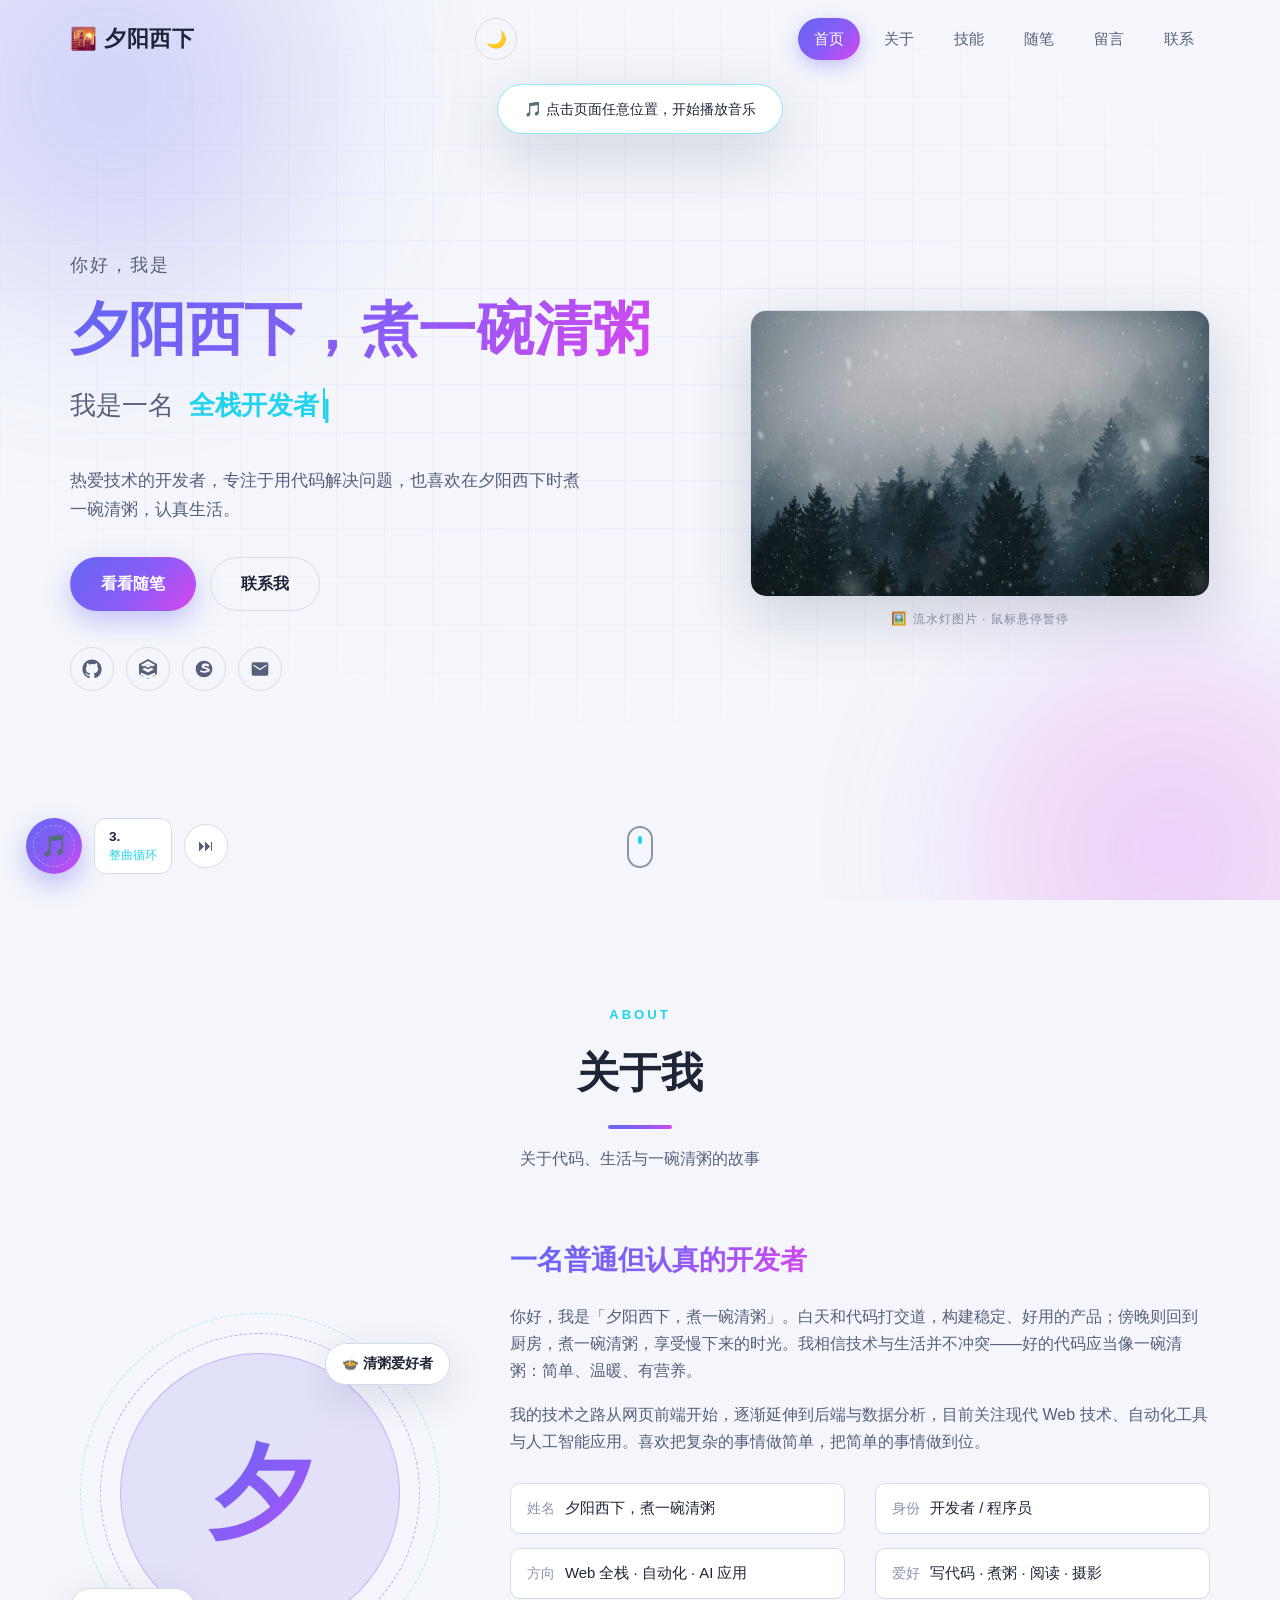
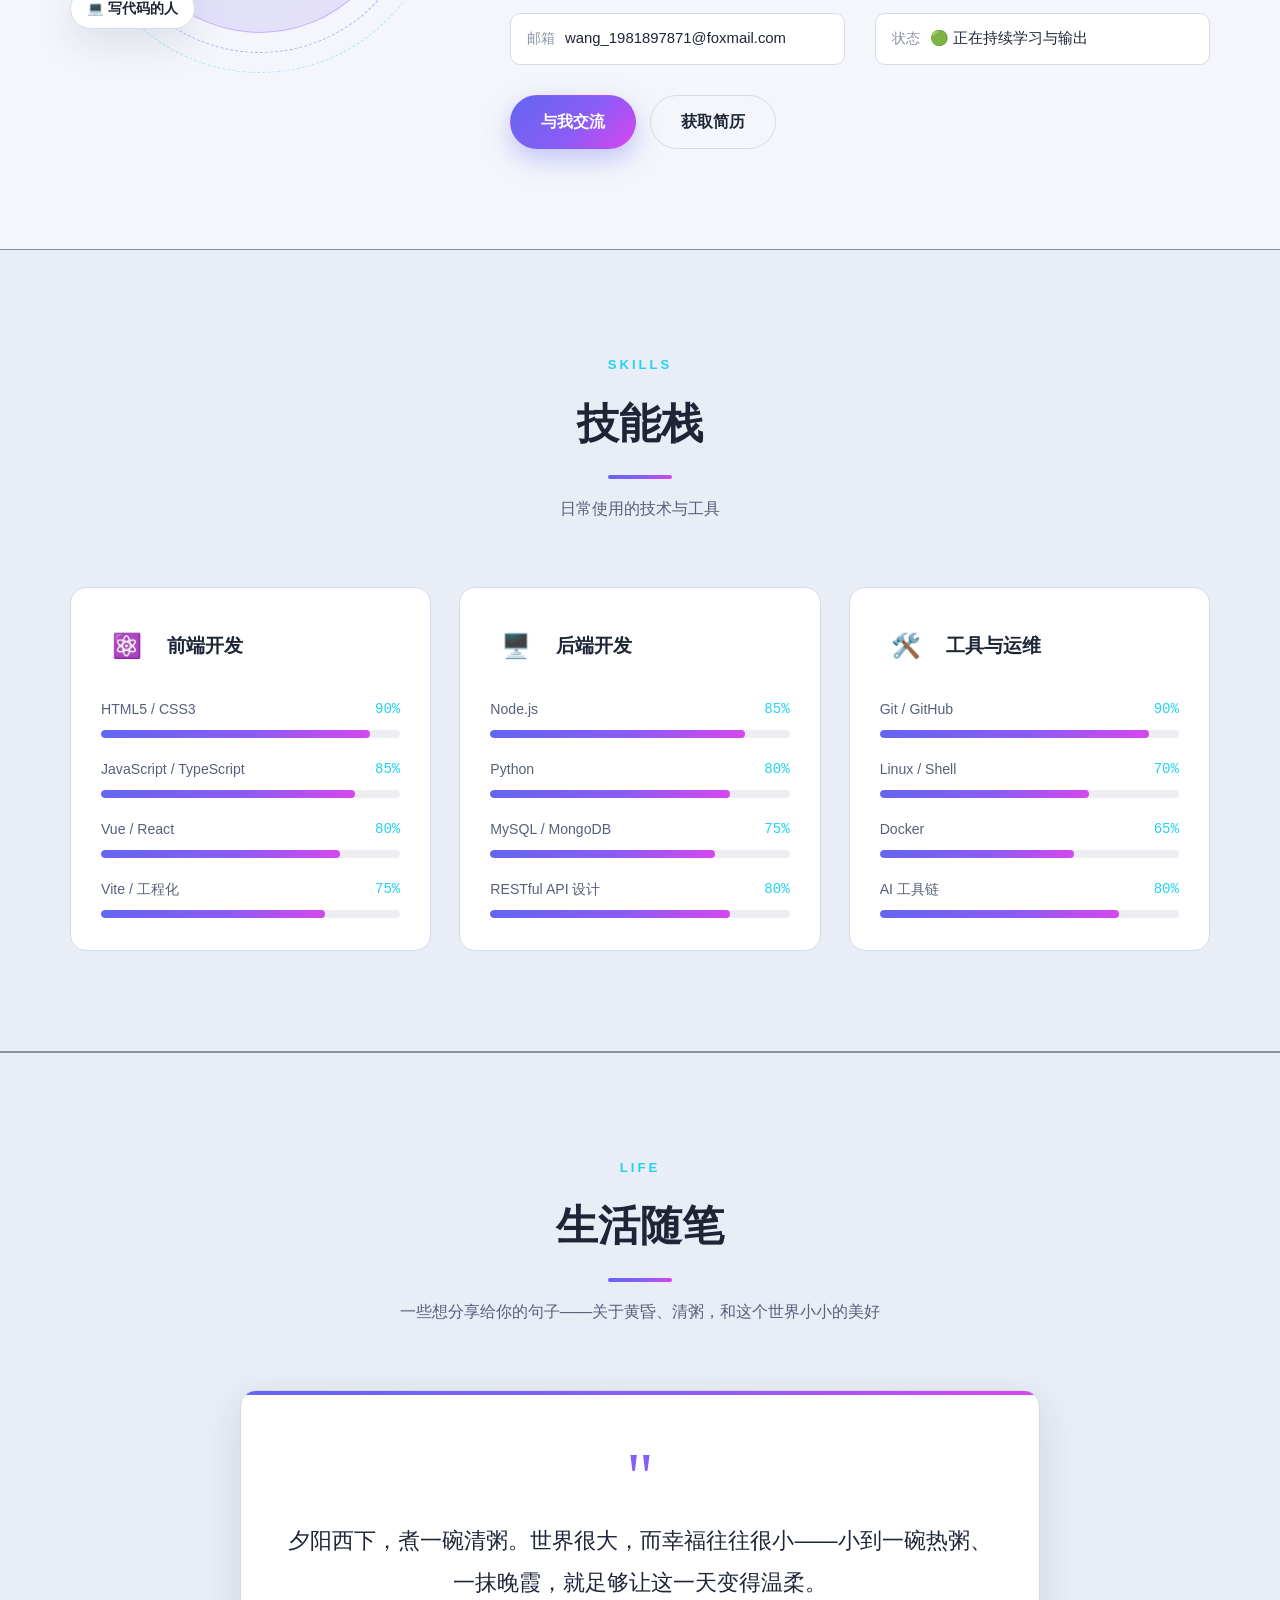
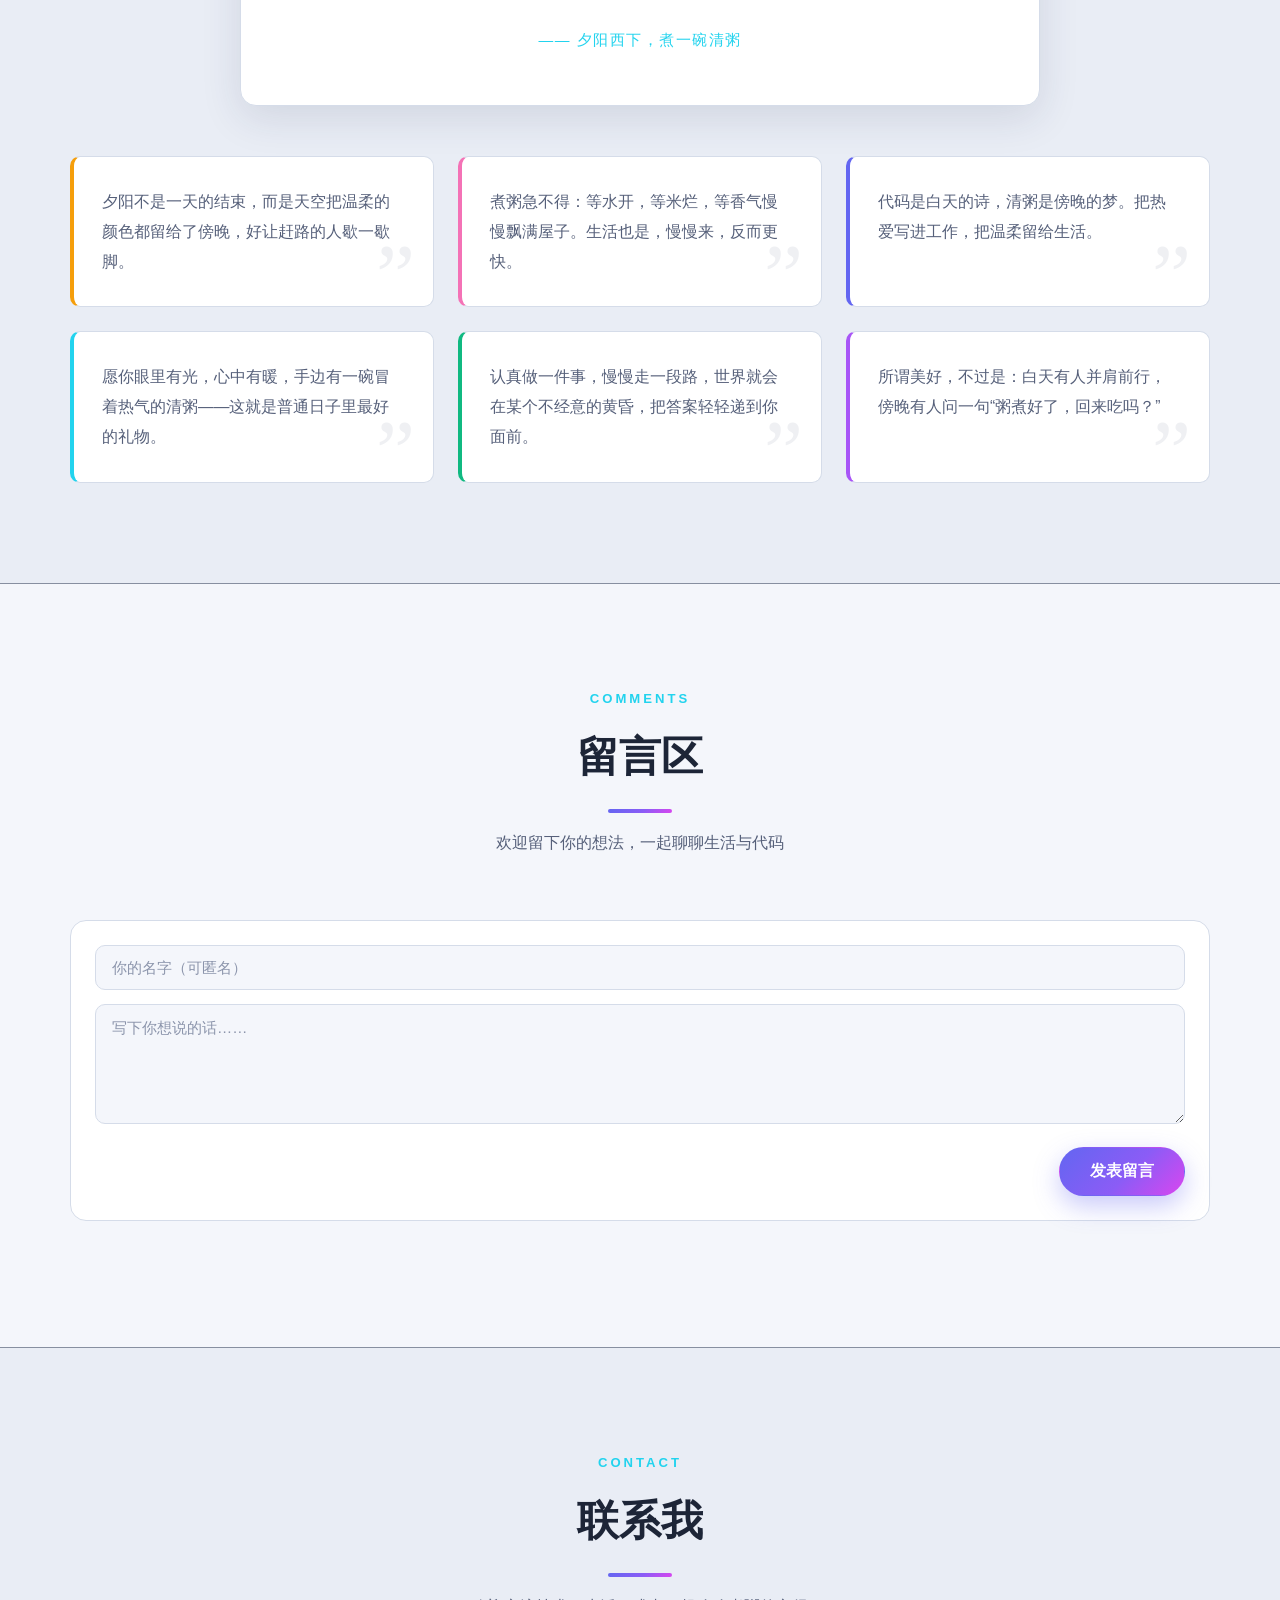
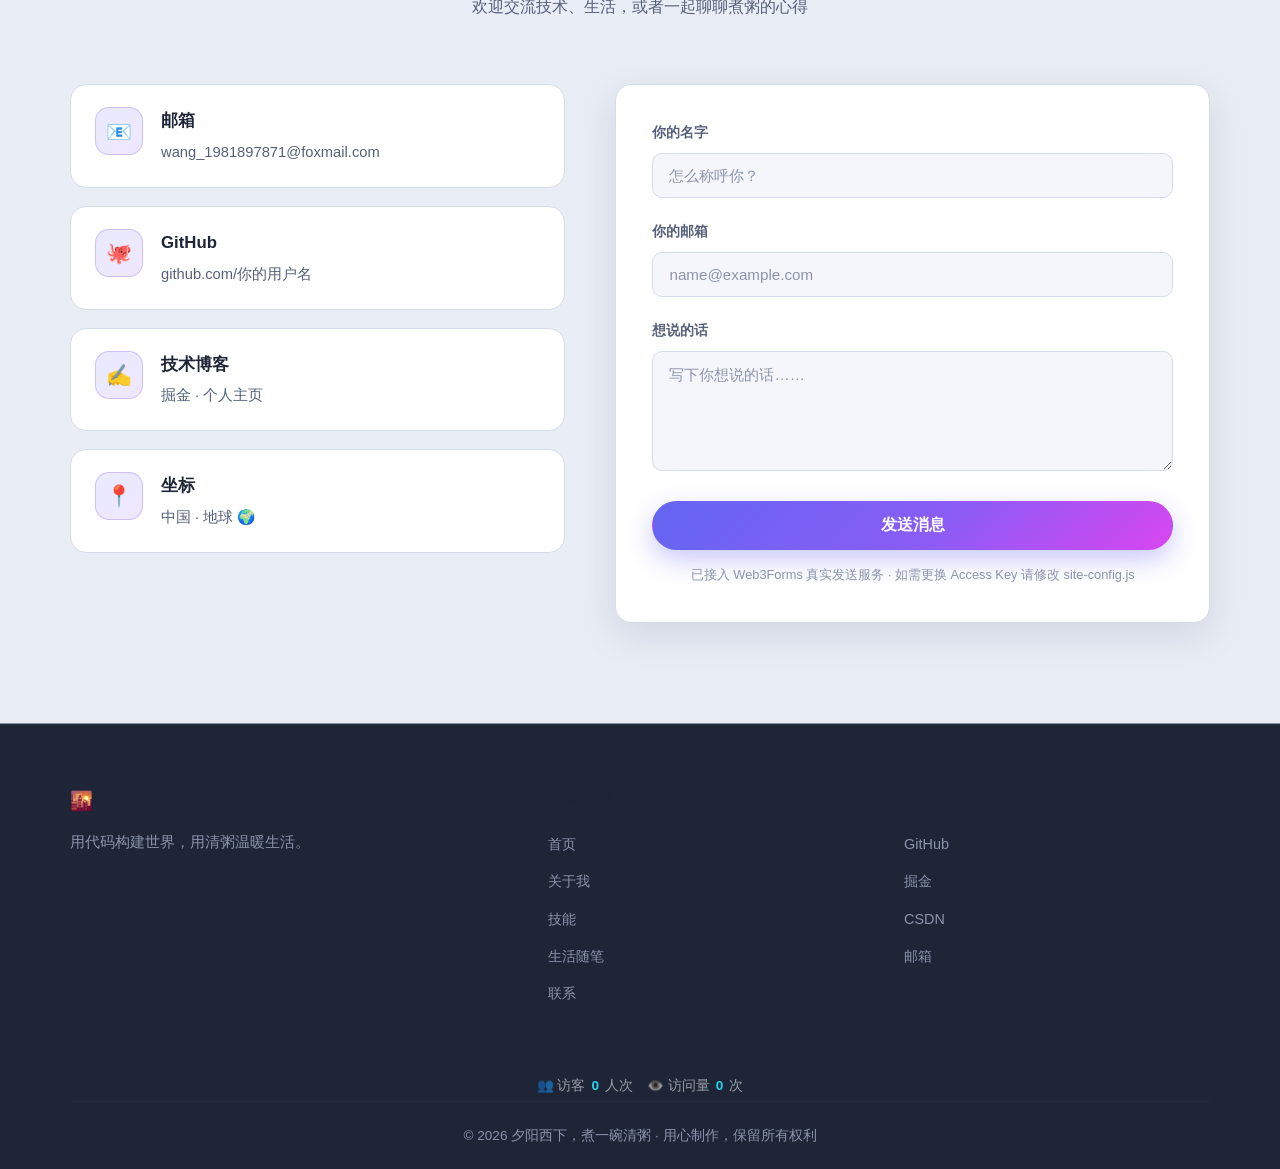
<file: index.html>
<!DOCTYPE html>
<html lang="zh-CN">
<head>
    <meta charset="UTF-8">
    <meta name="viewport" content="width=device-width, initial-scale=1.0">
    <title>夕阳西下，煮一碗清粥 · 个人主页</title>
    <meta name="description" content="夕阳西下，煮一碗清粥的个人主页 —— 一名热爱技术的开发者，喜欢在代码与生活之间寻找平衡。">
    <meta name="author" content="夕阳西下，煮一碗清粥">
    <meta name="keywords" content="个人主页,开发者,程序员,夕阳西下,煮一碗清粥,前端,后端,Web开发">
    <meta name="theme-color" content="#0d1220">
    <meta property="og:type" content="website">
    <meta property="og:title" content="夕阳西下，煮一碗清粥 · 个人主页">
    <meta property="og:description" content="一名热爱技术的开发者，喜欢在代码与生活之间寻找平衡。">
    <meta property="og:locale" content="zh_CN">
    <meta name="twitter:card" content="summary">
    <script type="application/ld+json">
    {
        "@context": "https://schema.org",
        "@type": "Person",
        "name": "夕阳西下，煮一碗清粥",
        "jobTitle": "Developer",
        "email": "mailto:wang_1981897871@foxmail.com"
    }
    </script>
    <link rel="icon" href="data:image/svg+xml,<svg xmlns='http://www.w3.org/2000/svg' viewBox='0 0 100 100'><text y='.9em' font-size='90'>🌇</text></svg>">
    <script>
        // 主题初始化：优先用户选择，否则跟随系统（放在样式前，避免闪烁）
        (function () {
            try {
                var t = localStorage.getItem('my-site-theme');
                if (!t) {
                    t = (window.matchMedia && window.matchMedia('(prefers-color-scheme: light)').matches) ? 'light' : 'dark';
                }
                document.documentElement.setAttribute('data-theme', t);
            } catch (e) {
                document.documentElement.setAttribute('data-theme', 'dark');
            }
        })();
    </script>
    <link rel="stylesheet" href="styles.css">
</head>
<body>

    <!-- 滚动进度条 -->
    <div class="progress-bar" id="progressBar"></div>

    <!-- 导航栏 -->
    <header class="navbar" id="navbar">
        <div class="container nav-container">
            <a href="#home" class="logo">🌇 <span data-cfg="shortName">夕阳西下</span></a>
            <div class="nav-right">
                <button class="theme-toggle" id="themeToggle" aria-label="切换深色/浅色主题" title="切换主题">☀️</button>
                <button class="menu-toggle" id="menuToggle" aria-label="切换菜单" aria-expanded="false">
                    <span></span><span></span><span></span>
                </button>
            </div>
            <ul class="nav-links" id="navLinks">
                <li><a href="#home" class="active">首页</a></li>
                <li><a href="#about">关于</a></li>
                <li><a href="#skills">技能</a></li>
                <li><a href="#life">随笔</a></li>
                <li><a href="#comments">留言</a></li>
                <li><a href="#contact">联系</a></li>
            </ul>
        </div>
    </header>

    <main>
        <!-- 首页区域 -->
        <section class="hero" id="home">
            <div class="hero-bg" aria-hidden="true">
                <span class="blob blob-1"></span>
                <span class="blob blob-2"></span>
                <span class="grid-overlay"></span>
            </div>
            <div class="container hero-container">
                <div class="hero-text">
                    <p class="hero-greeting reveal" data-cfg="greeting">你好，我是</p>
                    <h1 class="hero-name reveal"><span class="gradient-text" data-cfg="fullName">夕阳西下，煮一碗清粥</span></h1>
                    <p class="hero-typing reveal">
                        <span class="typing-label" data-cfg="typingLabel">我是一名</span>
                        <span class="typed" id="typedText"></span><span class="cursor">|</span>
                    </p>
                    <p class="hero-desc reveal" data-cfg="heroDesc">
                        热爱技术的开发者，专注于用代码解决问题，
                        也喜欢在夕阳西下时煮一碗清粥，认真生活。
                    </p>
                    <div class="hero-btns reveal">
                        <a href="#life" class="btn btn-primary" data-cfg="heroBtn1.text" data-cfg-href="heroBtn1.href">看看随笔</a>
                        <a href="#contact" class="btn btn-ghost" data-cfg="heroBtn2.text" data-cfg-href="heroBtn2.href">联系我</a>
                    </div>
                    <div class="hero-social reveal" data-render="social"></div>
                </div>
                <div class="hero-visual reveal">
                    <div class="hero-carousel" id="heroCarousel">
                        <div class="carousel-track" id="carouselTrack"></div>
                    </div>
                    <p class="carousel-tip">🖼️ 流水灯图片 · 鼠标悬停暂停</p>
                </div>
            </div>
            <a href="#about" class="hero-scroll" aria-label="向下滚动">
                <span class="mouse"><span class="wheel"></span></span>
            </a>
        </section>

        <!-- 关于我 -->
        <section class="section" id="about">
            <div class="container">
                <div class="section-header reveal">
                    <p class="section-tag">ABOUT</p>
                    <h2 class="section-title">关于我</h2>
                    <p class="section-subtitle">关于代码、生活与一碗清粥的故事</p>
                </div>
                <div class="about-grid">
                    <div class="about-avatar reveal">
                        <div class="avatar-circle">
                            <span class="avatar-char">夕</span>
                            <span class="orbit orbit-1"></span>
                            <span class="orbit orbit-2"></span>
                        </div>
                        <div class="avatar-badge badge-1">🍲 清粥爱好者</div>
                        <div class="avatar-badge badge-2">💻 写代码的人</div>
                    </div>
                    <div class="about-text reveal">
                        <h3><span class="gradient-text" data-cfg="aboutTitle">一名普通但认真的开发者</span></h3>
                        <div class="about-paragraphs" data-render="aboutParagraphs"></div>
                        <ul class="about-facts" data-render="aboutFacts"></ul>
                        <div class="about-actions">
                            <a href="#contact" class="btn btn-primary" data-cfg="aboutBtn1.text" data-cfg-href="aboutBtn1.href">与我交流</a>
                            <a href="mailto:wang_1981897871@foxmail.com?subject=简历请求" class="btn btn-ghost" data-cfg="aboutBtn2.text" data-cfg-href="aboutBtn2.href">获取简历</a>
                        </div>
                    </div>
                </div>
            </div>
        </section>

        <!-- 技能 -->
        <section class="section section-alt" id="skills">
            <div class="container">
                <div class="section-header reveal">
                    <p class="section-tag">SKILLS</p>
                    <h2 class="section-title">技能栈</h2>
                    <p class="section-subtitle">日常使用的技术与工具</p>
                </div>
                <div class="skills-grid" data-render="skills"></div>
            </div>
        </section>

        <!-- 生活随笔 -->
        <section class="section section-alt" id="life">
            <div class="container">
                <div class="section-header reveal">
                    <p class="section-tag">LIFE</p>
                    <h2 class="section-title">生活随笔</h2>
                    <p class="section-subtitle">一些想分享给你的句子——关于黄昏、清粥，和这个世界小小的美好</p>
                </div>
                <div class="life-featured reveal">
                    <span class="life-quote-mark">"</span>
                    <p class="life-featured-text" id="lifeFeaturedText" data-cfg="lifeFeatured">夕阳西下，煮一碗清粥。世界很大，而幸福往往很小——小到一碗热粥、一抹晚霞，就足够让这一天变得温柔。</p>
                    <span class="life-featured-author" data-cfg="lifeAuthor">—— 夕阳西下，煮一碗清粥</span>
                </div>
                <div class="life-grid" data-render="lifeQuotes"></div>
            </div>
        </section>

        <!-- 留言区（giscus 评论区） -->
        <section class="section" id="comments">
            <div class="container">
                <div class="section-header reveal">
                    <p class="section-tag">COMMENTS</p>
                    <h2 class="section-title">留言区</h2>
                    <p class="section-subtitle">欢迎留下你的想法，一起聊聊生活与代码</p>
                </div>
                <div class="giscus-box reveal" id="commentContainer"></div>
            </div>
        </section>

        <!-- 联系 -->
        <section class="section section-alt" id="contact">
            <div class="container">
                <div class="section-header reveal">
                    <p class="section-tag">CONTACT</p>
                    <h2 class="section-title">联系我</h2>
                    <p class="section-subtitle">欢迎交流技术、生活，或者一起聊聊煮粥的心得</p>
                </div>
                <div class="contact-grid">
                    <div class="contact-info reveal" data-render="contactLinks"></div>
                    <form class="contact-form reveal" id="contactForm" novalidate>
                        <input type="checkbox" id="botcheck" name="botcheck" value="" style="display:none;" tabindex="-1" autocomplete="off">
                        <div class="form-group">
                            <label class="form-label" for="cfName">你的名字</label>
                            <input type="text" id="cfName" class="form-control" placeholder="怎么称呼你？" required>
                        </div>
                        <div class="form-group">
                            <label class="form-label" for="cfEmail">你的邮箱</label>
                            <input type="email" id="cfEmail" class="form-control" placeholder="name@example.com" required>
                        </div>
                        <div class="form-group">
                            <label class="form-label" for="cfMessage">想说的话</label>
                            <textarea id="cfMessage" class="form-control" rows="5" placeholder="写下你想说的话……" required></textarea>
                        </div>
                        <button type="submit" class="btn btn-primary btn-block">发送消息</button>
                        <p class="form-hint">已接入 Web3Forms 真实发送服务 · 如需更换 Access Key 请修改 site-config.js</p>
                    </form>
                </div>
            </div>
        </section>
    </main>

    <!-- 页脚 -->
    <footer class="footer">
        <div class="container">
            <div class="footer-grid">
                <div class="footer-brand">
                    <div class="footer-logo">🌇 <span data-cfg="fullName">夕阳西下，煮一碗清粥</span></div>
                    <p>用代码构建世界，用清粥温暖生活。</p>
                </div>
                <div class="footer-col">
                    <h3>快速导航</h3>
                    <ul>
                        <li><a href="#home">首页</a></li>
                        <li><a href="#about">关于我</a></li>
                        <li><a href="#skills">技能</a></li>
                        <li><a href="#life">生活随笔</a></li>
                        <li><a href="#contact">联系</a></li>
                    </ul>
                </div>
                <div class="footer-col">
                    <h3>社交链接</h3>
                    <ul>
                        <li><a href="https://github.com/" target="_blank" rel="noopener">GitHub</a></li>
                        <li><a href="https://juejin.cn/" target="_blank" rel="noopener">掘金</a></li>
                        <li><a href="https://blog.csdn.net/" target="_blank" rel="noopener">CSDN</a></li>
                        <li><a href="mailto:wang_1981897871@foxmail.com">邮箱</a></li>
                    </ul>
                </div>
            </div>
            <div class="site-stats" id="siteStats">
                <span class="stat-item">👥 访客 <span class="stat-num" id="busuanzi_value_site_uv">0</span> 人次</span>
                <span class="stat-item">👁️ 访问量 <span class="stat-num" id="busuanzi_value_site_pv">0</span> 次</span>
            </div>
            <div class="copyright">
                <p>© <span id="year">2025</span> 夕阳西下，煮一碗清粥 · 用心制作，保留所有权利</p>
            </div>
        </div>
    </footer>

    <!-- 返回顶部 -->
    <button class="scroll-top" id="scrollTop" aria-label="返回顶部">↑</button>

    <!-- 提示消息 -->
    <div class="toast" id="toast" role="status"></div>

    <!-- 背景音乐：薛之谦《暧昧》整曲循环（音频文件放在 music/ 文件夹） -->
    <audio id="bgMusic" preload="auto"></audio>

    <!-- 悬浮音乐播放器 -->
    <div class="music-player" id="musicPlayer" title="背景音乐 · 随机播放">
        <button class="music-btn" id="musicToggle" aria-label="播放/暂停音乐" aria-pressed="false">
            <span class="music-disc">🎵</span>
        </button>
        <div class="music-info">
            <span class="music-title" id="musicTitle">背景音乐</span>
            <span class="music-mode" id="musicMode">整曲循环</span>
        </div>
        <button class="music-next" id="musicNext" aria-label="下一首" title="下一首">⏭</button>
    </div>

    <!-- 自动播放提示条（浏览器拦截自动播放时显示） -->
    <div class="music-hint" id="musicHint" role="status">
        🎵 点击页面任意位置，开始播放音乐
    </div>

    <!-- 网站编辑入口（仅作者可见：访问 ?edit 并输入密码后显示） -->
    <button class="edit-btn" id="editBtn" title="编辑网站内容" aria-label="编辑网站内容" style="display:none;">✏️</button>

    <!-- 作者验证弹窗 -->
    <div class="auth-overlay" id="authOverlay" hidden>
        <div class="auth-box">
            <h3>🔒 作者验证</h3>
            <p class="auth-sub">请输入编辑密码，验证后即可修改网站内容</p>
            <input type="password" id="authPassword" class="auth-input" placeholder="编辑密码" autocomplete="off">
            <p class="auth-error" id="authError" hidden>密码不正确，请重试</p>
            <div class="auth-actions">
                <button class="btn btn-ghost" id="authCancel">取消</button>
                <button class="btn btn-primary" id="authSubmit">验证</button>
            </div>
        </div>
    </div>

    <!-- 编辑面板 -->
    <div class="editor-overlay" id="editorOverlay" hidden>
        <div class="editor-panel">
            <div class="editor-head">
                <h2>✏️ 编辑网站内容</h2>
                <button class="editor-close" id="editorClose" aria-label="关闭">×</button>
            </div>
            <div class="editor-body">
                <div class="editor-note">
                    修改后点"保存并生效"。若已配置云端地址，所有访客刷新即可看到新内容，无需重新上传文件；
                    未配置云端地址时，内容仅保存在当前浏览器（本地预览用）。
                </div>

                <section class="editor-section">
                    <h3>① 基本信息</h3>
                    <label>短名（导航/页脚）<input type="text" id="e-shortName"></label>
                    <label>全名（首页大标题）<input type="text" id="e-fullName"></label>
                    <label>问候语<input type="text" id="e-greeting"></label>
                    <label>打字机标签<input type="text" id="e-typingLabel"></label>
                    <label>打字机短语（每行一条）<textarea id="e-typingPhrases" rows="4"></textarea></label>
                    <label>首页介绍<textarea id="e-heroDesc" rows="3"></textarea></label>
                </section>

                <section class="editor-section">
                    <h3>② 关于我</h3>
                    <label>小标题<input type="text" id="e-aboutTitle"></label>
                    <label>介绍段落（每行一段）<textarea id="e-aboutParagraphs" rows="5"></textarea></label>
                    <label>信息卡片（每行：标签=值）<textarea id="e-aboutFacts" rows="6"></textarea></label>
                </section>

                <section class="editor-section">
                    <h3>③ 技能</h3>
                    <p class="editor-help">格式：<code>#分类名|图标</code> 表示新分类，下面每行 <code>技能名=百分比</code></p>
                    <textarea id="e-skills" rows="10"></textarea>
                </section>

                <section class="editor-section">
                    <h3>④ 生活随笔</h3>
                    <label>大引言<textarea id="e-lifeFeatured" rows="3"></textarea></label>
                    <label>落款<input type="text" id="e-lifeAuthor"></label>
                    <label>随笔句子（每行一句）<textarea id="e-lifeQuotes" rows="8"></textarea></label>
                </section>

                <section class="editor-section">
                    <h3>⑤ 联系方式</h3>
                    <label>邮箱<input type="text" id="e-email"></label>
                    <label>坐标<input type="text" id="e-location"></label>
                    <label>社交链接（每行：平台|链接）<textarea id="e-social" rows="4"></textarea></label>
                    <label>联系卡片（每行：图标|标题|显示文字|链接）<textarea id="e-contactLinks" rows="5"></textarea></label>
                </section>

                <section class="editor-section">
                    <h3>⑥ 背景音乐</h3>
                    <label>音乐文件名（每行一个，对应 music/ 文件夹里的文件）<textarea id="e-musicFiles" rows="4"></textarea></label>
                    <label class="editor-check"><input type="checkbox" id="e-musicRandom"> 随机选歌播放</label>
                    <label class="editor-check"><input type="checkbox" id="e-musicLoop"> 整曲循环（不勾选=只循环前奏）</label>
                    <label>音量（0~1）<input type="number" id="e-musicVolume" min="0" max="1" step="0.05"></label>
                </section>

                <section class="editor-section">
                    <h3>⑦ 云端配置</h3>
                    <label>云端配置地址<input type="text" id="e-remoteUrl" placeholder="Pantry 或 KVdb 的配置地址"></label>
                    <p class="editor-help">支持两种免费服务（任选其一）：<br>
                    ① Pantry（推荐，无需注册邮箱）：打开 <a href="https://getpantry.cloud" target="_blank" rel="noopener">getpantry.cloud</a> → Create New Pantry → 得到 ID → 地址填 <code>https://getpantry.cloud/apiv1/pantry/你的ID/basket/site-config</code><br>
                    ② KVdb：<a href="https://kvdb.io" target="_blank" rel="noopener">kvdb.io</a> 创建 bucket（需邮箱验证）→ 地址填 <code>https://kvdb.io/你的bucketID/site-config</code></p>
                </section>
            </div>
            <div class="editor-foot">
                <button class="btn btn-ghost" id="editorCancel">取消</button>
                <button class="btn btn-primary" id="editorSave">保存并生效</button>
            </div>
        </div>
    </div>

    <script src="site-config.js"></script>
    <script src="script.js"></script>
    <!-- 不蒜子访问统计 -->
    <script async src="https://busuanzi.ibruce.info/busuanzi/2.3/busuanzi.pure.mini.js"></script>
</body>
</html>
</file>
<file: styles.css>
/* ============================================================
   深色现代风个人网站 · styles.css
   夕阳西下，煮一碗清粥
   ============================================================ */

/* ---------- 变量与基础 ---------- */
:root {
    /* 不随主题变化的公共变量 */
    --primary: #6366f1;
    --primary-2: #8b5cf6;
    --accent: #22d3ee;
    --gradient: linear-gradient(135deg, #6366f1, #8b5cf6 55%, #d946ef);
    --gradient-soft: linear-gradient(135deg, rgba(99, 102, 241, .14), rgba(139, 92, 246, .14));
    --radius: 16px;
    --radius-sm: 10px;
    --transition: all .3s ease;
    --container-width: 1140px;
    --font: -apple-system, BlinkMacSystemFont, "PingFang SC", "Hiragino Sans GB",
        "Microsoft YaHei", "Segoe UI", Roboto, sans-serif;
    --mono: "JetBrains Mono", "Fira Code", Consolas, "Courier New", monospace;
}

/* 深色主题（默认） */
:root,
html[data-theme="dark"] {
    color-scheme: dark;
    --bg: #0d1220;
    --bg-alt: #111827;
    --surface: #161f33;
    --surface-hover: #1b2740;
    --border: #26324d;
    --text: #e6eaf5;
    --text-muted: #98a2bd;
    --text-dim: #6b7694;
    --shadow: 0 12px 40px rgba(0, 0, 0, .35);
    --shadow-lg: 0 20px 60px rgba(0, 0, 0, .45);
    --navbar-bg: rgba(13, 18, 32, .82);
    --footer-bg: #0a0f1b;
    --panel-head: #0f1626;
    --track-bg: rgba(255, 255, 255, .06);
    --quote-mark: rgba(255, 255, 255, .05);
    --glass-bg: rgba(13, 18, 32, .88);
}

/* 浅色主题 */
html[data-theme="light"] {
    color-scheme: light;
    --bg: #f4f6fb;
    --bg-alt: #e9edf5;
    --surface: #ffffff;
    --surface-hover: #f0f3fa;
    --border: #d5dce9;
    --text: #1d2537;
    --text-muted: #56607a;
    --text-dim: #8b94ab;
    --shadow: 0 12px 40px rgba(35, 45, 80, .12);
    --shadow-lg: 0 20px 60px rgba(35, 45, 80, .18);
    --navbar-bg: rgba(255, 255, 255, .88);
    --footer-bg: #1d2537;
    --panel-head: #f0f3fa;
    --track-bg: rgba(30, 40, 80, .08);
    --quote-mark: rgba(30, 40, 80, .07);
    --glass-bg: rgba(255, 255, 255, .92);
}

/* 浅色主题下的硬编码深色修正 */
html[data-theme="light"] .navbar.scrolled {
    background: var(--navbar-bg);
}

html[data-theme="light"] .editor-head,
html[data-theme="light"] .editor-foot {
    background: var(--panel-head);
}

html[data-theme="light"] .footer {
    background: var(--footer-bg);
}

html[data-theme="light"] .skill-bar-track {
    background: var(--track-bg);
}

html[data-theme="light"] .quote-card::after {
    color: var(--quote-mark);
}

html[data-theme="light"] .music-info,
html[data-theme="light"] .music-next,
html[data-theme="light"] .edit-btn {
    background: var(--glass-bg);
}

html[data-theme="light"] .blob {
    opacity: .22;
}

html[data-theme="light"] .carousel-empty,
html[data-theme="light"] .giscus-placeholder {
    color: var(--text-dim);
}

html[data-theme="light"] .scroll-top {
    color: #fff;
}

* {
    margin: 0;
    padding: 0;
    box-sizing: border-box;
}

html {
    scroll-behavior: smooth;
}

body {
    font-family: var(--font);
    background: var(--bg);
    color: var(--text);
    line-height: 1.7;
    -webkit-font-smoothing: antialiased;
    overflow-x: hidden;
}

a {
    text-decoration: none;
    color: inherit;
}

ul {
    list-style: none;
}

img,
svg {
    display: block;
    max-width: 100%;
}

button {
    font-family: inherit;
    cursor: pointer;
    border: none;
    background: none;
}

section[id] {
    scroll-margin-top: 72px;
}

::selection {
    background: rgba(99, 102, 241, .4);
    color: #fff;
}

/* 滚动条 */
::-webkit-scrollbar {
    width: 10px;
}
::-webkit-scrollbar-track {
    background: var(--bg);
}
::-webkit-scrollbar-thumb {
    background: #2b3a5c;
    border-radius: 6px;
}
::-webkit-scrollbar-thumb:hover {
    background: var(--primary);
}

.container {
    width: 90%;
    max-width: var(--container-width);
    margin: 0 auto;
}

.gradient-text {
    background: var(--gradient);
    -webkit-background-clip: text;
    background-clip: text;
    color: transparent;
}

/* ---------- 滚动进度条 ---------- */
.progress-bar {
    position: fixed;
    top: 0;
    left: 0;
    height: 3px;
    width: 0;
    background: var(--gradient);
    z-index: 1001;
    transition: width .1s linear;
}

/* ---------- 导航栏 ---------- */
.navbar {
    position: fixed;
    top: 0;
    left: 0;
    width: 100%;
    z-index: 1000;
    padding: 18px 0;
    transition: var(--transition);
}

.navbar.scrolled {
    padding: 12px 0;
    background: var(--navbar-bg);
    backdrop-filter: blur(14px);
    -webkit-backdrop-filter: blur(14px);
    border-bottom: 1px solid var(--border);
}

.nav-right {
    display: flex;
    align-items: center;
    gap: 8px;
}

/* 主题切换按钮 */
.theme-toggle {
    display: flex;
    align-items: center;
    justify-content: center;
    width: 42px;
    height: 42px;
    border-radius: 50%;
    border: 1px solid var(--border);
    background: transparent;
    color: var(--text);
    font-size: 1.05rem;
    transition: var(--transition);
}

.theme-toggle:hover {
    border-color: var(--primary);
    color: var(--primary);
    transform: rotate(20deg);
    box-shadow: 0 8px 20px rgba(99, 102, 241, .25);
}

.nav-container {
    display: flex;
    align-items: center;
    justify-content: space-between;
}

.logo {
    font-size: 1.35rem;
    font-weight: 700;
    letter-spacing: .5px;
    color: var(--text);
}

.nav-links {
    display: flex;
    align-items: center;
    gap: 8px;
}

.nav-links a {
    display: inline-block;
    padding: 8px 16px;
    border-radius: 30px;
    font-size: .95rem;
    font-weight: 500;
    color: var(--text-muted);
    transition: var(--transition);
}

.nav-links a:hover {
    color: var(--text);
    background: rgba(99, 102, 241, .12);
}

.nav-links a.active {
    color: #fff;
    background: var(--gradient);
    box-shadow: 0 6px 18px rgba(99, 102, 241, .35);
}

.menu-toggle {
    display: none;
    flex-direction: column;
    justify-content: center;
    gap: 5px;
    width: 42px;
    height: 42px;
    padding: 10px;
    border-radius: var(--radius-sm);
    transition: var(--transition);
}

.menu-toggle span {
    display: block;
    height: 2px;
    width: 100%;
    background: var(--text);
    border-radius: 2px;
    transition: var(--transition);
}

.menu-toggle.active span:nth-child(1) {
    transform: translateY(7px) rotate(45deg);
}
.menu-toggle.active span:nth-child(2) {
    opacity: 0;
}
.menu-toggle.active span:nth-child(3) {
    transform: translateY(-7px) rotate(-45deg);
}

/* ---------- 首页 Hero ---------- */
.hero {
    position: relative;
    min-height: 100vh;
    display: flex;
    align-items: center;
    padding: 120px 0 80px;
    overflow: hidden;
}

.hero-bg {
    position: absolute;
    inset: 0;
    pointer-events: none;
}

.grid-overlay {
    position: absolute;
    inset: 0;
    background-image:
        linear-gradient(rgba(99, 102, 241, .06) 1px, transparent 1px),
        linear-gradient(90deg, rgba(99, 102, 241, .06) 1px, transparent 1px);
    background-size: 48px 48px;
    -webkit-mask-image: radial-gradient(ellipse 80% 60% at 50% 40%, #000 30%, transparent 75%);
    mask-image: radial-gradient(ellipse 80% 60% at 50% 40%, #000 30%, transparent 75%);
}

.blob {
    position: absolute;
    border-radius: 50%;
    filter: blur(90px);
    opacity: .35;
}

.blob-1 {
    width: 420px;
    height: 420px;
    background: #6366f1;
    top: -120px;
    left: -100px;
    animation: float 9s ease-in-out infinite;
}

.blob-2 {
    width: 380px;
    height: 380px;
    background: #d946ef;
    bottom: -140px;
    right: -80px;
    animation: float 11s ease-in-out infinite reverse;
}

@keyframes float {
    0%, 100% { transform: translate(0, 0) scale(1); }
    50% { transform: translate(30px, -30px) scale(1.08); }
}

.hero-container {
    position: relative;
    z-index: 1;
    display: flex;
    align-items: center;
    justify-content: space-between;
    gap: 60px;
}

.hero-text {
    flex: 1.1;
}

.hero-greeting {
    font-size: 1.15rem;
    color: var(--text-muted);
    margin-bottom: 14px;
    letter-spacing: 2px;
}

.hero-name {
    font-size: clamp(2.2rem, 5vw, 3.6rem);
    line-height: 1.25;
    font-weight: 800;
    margin-bottom: 18px;
}

.hero-typing {
    font-size: clamp(1.2rem, 2.4vw, 1.6rem);
    color: var(--accent);
    margin-bottom: 22px;
    min-height: 2.4em;
    font-weight: 600;
}

.typing-label {
    color: var(--text-muted);
    font-weight: 400;
    margin-right: 8px;
}

.cursor {
    display: inline-block;
    width: 2px;
    height: 1.2em;
    background: var(--accent);
    margin-left: 4px;
    vertical-align: text-bottom;
    animation: blink 1s step-end infinite;
}

@keyframes blink {
    0%, 100% { opacity: 1; }
    50% { opacity: 0; }
}

.hero-desc {
    color: var(--text-muted);
    max-width: 520px;
    margin-bottom: 32px;
    font-size: 1.05rem;
}

.hero-btns {
    display: flex;
    gap: 14px;
    flex-wrap: wrap;
    margin-bottom: 36px;
}

.btn {
    display: inline-flex;
    align-items: center;
    justify-content: center;
    gap: 8px;
    padding: 13px 30px;
    border-radius: 30px;
    font-size: .98rem;
    font-weight: 600;
    transition: var(--transition);
    border: 1px solid transparent;
}

.btn-primary {
    background: var(--gradient);
    color: #fff;
    box-shadow: 0 10px 26px rgba(99, 102, 241, .35);
}

.btn-primary:hover {
    transform: translateY(-3px);
    box-shadow: 0 16px 34px rgba(99, 102, 241, .5);
}

.btn-ghost {
    background: transparent;
    color: var(--text);
    border-color: var(--border);
}

.btn-ghost:hover {
    border-color: var(--primary);
    color: #fff;
    background: rgba(99, 102, 241, .1);
    transform: translateY(-3px);
}

.btn-block {
    width: 100%;
}

.hero-social {
    display: flex;
    gap: 12px;
}

.hero-social a {
    display: flex;
    align-items: center;
    justify-content: center;
    width: 44px;
    height: 44px;
    border-radius: 50%;
    border: 1px solid var(--border);
    color: var(--text-muted);
    transition: var(--transition);
}

.hero-social a svg {
    width: 20px;
    height: 20px;
}

.hero-social a:hover {
    color: #fff;
    background: var(--gradient);
    border-color: transparent;
    transform: translateY(-4px);
    box-shadow: 0 10px 22px rgba(99, 102, 241, .4);
}

/* 首页图片轮播（流水灯效果） */
.hero-visual {
    flex: 1;
    max-width: 460px;
    perspective: 900px;
}

.hero-carousel {
    width: 100%;
    aspect-ratio: 16 / 10;
    border-radius: var(--radius);
    border: 1px solid var(--border);
    box-shadow: var(--shadow-lg);
    overflow: hidden;
    position: relative;
    background: var(--surface);
    transition: var(--transition);
}

.hero-carousel:hover {
    box-shadow: 0 30px 80px rgba(0, 0, 0, .55);
}

.carousel-track {
    display: flex;
    width: max-content;
    will-change: transform;
}

.carousel-track.running {
    animation-name: carouselFlow;
    animation-timing-function: linear;
    animation-iteration-count: infinite;
}

.hero-carousel:hover .carousel-track.running {
    animation-play-state: paused;
}

@keyframes carouselFlow {
    from { transform: translateX(0); }
    to { transform: translateX(-50%); }
}

.carousel-track img {
    display: block;
    object-fit: cover;
    flex-shrink: 0;
}

.carousel-empty {
    width: 100%;
    height: 100%;
    display: flex;
    align-items: center;
    justify-content: center;
    text-align: center;
    padding: 20px;
    color: var(--text-dim);
    font-size: .9rem;
    line-height: 1.8;
    background: var(--gradient-soft);
}

.carousel-tip {
    margin-top: 12px;
    text-align: center;
    font-size: .78rem;
    color: var(--text-dim);
    letter-spacing: 1px;
}

.hero-scroll {
    position: absolute;
    bottom: 32px;
    left: 50%;
    transform: translateX(-50%);
    z-index: 1;
}

.mouse {
    display: block;
    width: 26px;
    height: 42px;
    border: 2px solid var(--text-dim);
    border-radius: 14px;
    position: relative;
}

.wheel {
    position: absolute;
    top: 8px;
    left: 50%;
    transform: translateX(-50%);
    width: 4px;
    height: 8px;
    border-radius: 3px;
    background: var(--accent);
    animation: wheel 1.8s ease-in-out infinite;
}

@keyframes wheel {
    0% { opacity: 1; top: 8px; }
    70% { opacity: 0; top: 22px; }
    100% { opacity: 0; top: 8px; }
}

/* ---------- 通用 Section ---------- */
.section {
    padding: 100px 0;
}

.section-alt {
    background: var(--bg-alt);
    border-top: 1px solid rgba(38, 50, 77, .5);
    border-bottom: 1px solid rgba(38, 50, 77, .5);
}

.section-header {
    text-align: center;
    margin-bottom: 64px;
}

.section-tag {
    display: inline-block;
    font-size: .82rem;
    font-weight: 700;
    letter-spacing: 3px;
    color: var(--accent);
    margin-bottom: 12px;
    text-transform: uppercase;
}

.section-title {
    font-size: clamp(1.8rem, 3.6vw, 2.6rem);
    font-weight: 800;
    margin-bottom: 16px;
}

.section-title::after {
    content: '';
    display: block;
    width: 64px;
    height: 4px;
    border-radius: 2px;
    background: var(--gradient);
    margin: 16px auto 0;
}

.section-subtitle {
    color: var(--text-muted);
    max-width: 620px;
    margin: 0 auto;
    font-size: 1.02rem;
}

/* ---------- 关于我 ---------- */
.about-grid {
    display: grid;
    grid-template-columns: 380px 1fr;
    gap: 60px;
    align-items: center;
}

.about-avatar {
    position: relative;
    display: flex;
    justify-content: center;
    padding: 30px 0;
}

.avatar-circle {
    position: relative;
    width: 280px;
    height: 280px;
    border-radius: 50%;
    background: var(--gradient-soft);
    border: 1px solid rgba(139, 92, 246, .35);
    display: flex;
    align-items: center;
    justify-content: center;
    animation: avatarGlow 4s ease-in-out infinite;
}

@keyframes avatarGlow {
    0%, 100% { box-shadow: 0 0 40px rgba(99, 102, 241, .18); }
    50% { box-shadow: 0 0 70px rgba(217, 70, 239, .28); }
}

.avatar-char {
    font-size: 6.5rem;
    font-weight: 800;
    background: var(--gradient);
    -webkit-background-clip: text;
    background-clip: text;
    color: transparent;
}

.orbit {
    position: absolute;
    border: 1px dashed rgba(99, 102, 241, .5);
    border-radius: 50%;
    animation: spin 14s linear infinite;
}

.orbit-1 {
    width: 320px;
    height: 320px;
}

.orbit-2 {
    width: 360px;
    height: 360px;
    animation-direction: reverse;
    animation-duration: 20s;
    border-color: rgba(34, 211, 238, .35);
}

@keyframes spin {
    to { transform: rotate(360deg); }
}

.avatar-badge {
    position: absolute;
    padding: 8px 16px;
    border-radius: 30px;
    font-size: .85rem;
    font-weight: 600;
    background: var(--surface);
    border: 1px solid var(--border);
    box-shadow: var(--shadow);
    animation: float 5s ease-in-out infinite;
    white-space: nowrap;
}

.badge-1 {
    top: 6%;
    right: 0;
}

.badge-2 {
    bottom: 10%;
    left: 0;
    animation-delay: 1.5s;
}

.about-text h3 {
    font-size: 1.7rem;
    font-weight: 700;
    margin-bottom: 20px;
}

.about-text p {
    color: var(--text-muted);
    margin-bottom: 16px;
}

.about-facts {
    margin: 28px 0 30px;
    display: grid;
    grid-template-columns: 1fr 1fr;
    gap: 14px 30px;
}

.about-facts li {
    padding: 12px 16px;
    background: var(--surface);
    border: 1px solid var(--border);
    border-radius: var(--radius-sm);
    font-size: .93rem;
    transition: var(--transition);
}

.about-facts li:hover {
    border-color: var(--primary);
    transform: translateX(4px);
}

.fact-label {
    color: var(--text-dim);
    margin-right: 10px;
    font-size: .85rem;
}

.about-actions {
    display: flex;
    gap: 14px;
    flex-wrap: wrap;
}

/* ---------- 技能 ---------- */
.skills-grid {
    display: grid;
    grid-template-columns: repeat(auto-fit, minmax(300px, 1fr));
    gap: 28px;
}

.skill-card {
    background: var(--surface);
    border: 1px solid var(--border);
    border-radius: var(--radius);
    padding: 32px 30px;
    transition: var(--transition);
}

.skill-card:hover {
    transform: translateY(-6px);
    border-color: rgba(99, 102, 241, .5);
    box-shadow: var(--shadow);
}

.skill-head {
    display: flex;
    align-items: center;
    gap: 14px;
    margin-bottom: 26px;
}

.skill-icon {
    width: 52px;
    height: 52px;
    border-radius: 14px;
    display: flex;
    align-items: center;
    justify-content: center;
    font-size: 1.5rem;
    background: color-mix(in srgb, var(--icon-color) 14%, transparent);
    border: 1px solid color-mix(in srgb, var(--icon-color) 35%, transparent);
}

.skill-head h3 {
    font-size: 1.2rem;
    font-weight: 700;
}

.skill-bar {
    margin-bottom: 20px;
}

.skill-bar:last-child {
    margin-bottom: 0;
}

.skill-bar-info {
    display: flex;
    justify-content: space-between;
    font-size: .88rem;
    margin-bottom: 8px;
    color: var(--text-muted);
}

.skill-bar-info span:last-child {
    color: var(--accent);
    font-family: var(--mono);
}

.skill-bar-track {
    height: 8px;
    background: rgba(255, 255, 255, .06);
    border-radius: 6px;
    overflow: hidden;
}

.skill-bar-fill {
    height: 100%;
    width: 0;
    border-radius: 6px;
    background: var(--gradient);
    transition: width 1.2s cubic-bezier(.25, .8, .3, 1);
}

/* ---------- 生活随笔 ---------- */
.life-featured {
    position: relative;
    max-width: 800px;
    margin: 0 auto 50px;
    text-align: center;
    padding: 52px 44px;
    background: var(--surface);
    border: 1px solid var(--border);
    border-radius: var(--radius);
    box-shadow: var(--shadow);
    overflow: hidden;
}

.life-featured::before {
    content: '';
    position: absolute;
    top: 0;
    left: 0;
    right: 0;
    height: 4px;
    background: var(--gradient);
}

.life-quote-mark {
    display: block;
    font-size: 4.2rem;
    line-height: 1;
    font-family: Georgia, "Times New Roman", serif;
    background: var(--gradient);
    -webkit-background-clip: text;
    background-clip: text;
    color: transparent;
    margin-bottom: 10px;
}

.life-featured-text {
    font-size: clamp(1.1rem, 2.2vw, 1.35rem);
    line-height: 1.95;
    color: var(--text);
    font-weight: 500;
}

.life-featured-author {
    display: block;
    margin-top: 24px;
    color: var(--accent);
    font-size: .92rem;
    letter-spacing: 1.5px;
}

/* 随笔轮播切换动画 */
.life-featured-text.quote-fade {
    animation: quoteFade .9s ease;
}

@keyframes quoteFade {
    from {
        opacity: 0;
        transform: translateY(10px);
    }
    to {
        opacity: 1;
        transform: translateY(0);
    }
}

.life-grid {
    display: grid;
    grid-template-columns: repeat(auto-fit, minmax(280px, 1fr));
    gap: 24px;
}

.quote-card {
    background: var(--surface);
    border: 1px solid var(--border);
    border-left: 4px solid var(--primary);
    border-radius: var(--radius-sm);
    padding: 30px 28px;
    transition: var(--transition);
    position: relative;
    overflow: hidden;
}

.quote-card:nth-child(1) { border-left-color: #f59e0b; }
.quote-card:nth-child(2) { border-left-color: #f472b6; }
.quote-card:nth-child(3) { border-left-color: #6366f1; }
.quote-card:nth-child(4) { border-left-color: #22d3ee; }
.quote-card:nth-child(5) { border-left-color: #10b981; }
.quote-card:nth-child(6) { border-left-color: #a855f7; }

.quote-card:hover {
    transform: translateY(-6px);
    box-shadow: var(--shadow);
}

.quote-card p {
    color: var(--text-muted);
    font-size: .98rem;
    line-height: 1.9;
    position: relative;
    z-index: 1;
}

.quote-card::after {
    content: '\201D';
    position: absolute;
    right: 18px;
    bottom: -14px;
    font-size: 5.5rem;
    font-family: Georgia, "Times New Roman", serif;
    color: rgba(255, 255, 255, .05);
    line-height: 1;
    pointer-events: none;
}

/* ---------- 联系 ---------- */
.contact-grid {
    display: grid;
    grid-template-columns: 1fr 1.2fr;
    gap: 50px;
    align-items: start;
}

.contact-item {
    display: flex;
    align-items: flex-start;
    gap: 18px;
    padding: 22px 24px;
    background: var(--surface);
    border: 1px solid var(--border);
    border-radius: var(--radius);
    margin-bottom: 18px;
    transition: var(--transition);
}

.contact-item:hover {
    border-color: rgba(99, 102, 241, .5);
    transform: translateX(6px);
}

.contact-icon {
    width: 48px;
    height: 48px;
    border-radius: 14px;
    background: var(--gradient-soft);
    border: 1px solid rgba(139, 92, 246, .3);
    display: flex;
    align-items: center;
    justify-content: center;
    font-size: 1.3rem;
    flex-shrink: 0;
}

.contact-item h3 {
    font-size: 1.05rem;
    margin-bottom: 4px;
}

.contact-item p,
.contact-item a {
    color: var(--text-muted);
    font-size: .92rem;
    word-break: break-all;
}

.contact-item a:hover {
    color: var(--accent);
}

.contact-form {
    background: var(--surface);
    border: 1px solid var(--border);
    border-radius: var(--radius);
    padding: 36px;
    box-shadow: var(--shadow);
}

.form-group {
    margin-bottom: 22px;
}

.form-label {
    display: block;
    font-size: .88rem;
    font-weight: 600;
    color: var(--text-muted);
    margin-bottom: 8px;
}

.form-control {
    width: 100%;
    padding: 13px 16px;
    background: var(--bg);
    border: 1px solid var(--border);
    border-radius: var(--radius-sm);
    color: var(--text);
    font-family: inherit;
    font-size: .95rem;
    transition: var(--transition);
}

.form-control::placeholder {
    color: var(--text-dim);
}

.form-control:focus {
    outline: none;
    border-color: var(--primary);
    box-shadow: 0 0 0 3px rgba(99, 102, 241, .2);
}

textarea.form-control {
    resize: vertical;
    min-height: 120px;
}

.form-hint {
    margin-top: 14px;
    font-size: .8rem;
    color: var(--text-dim);
    text-align: center;
}

/* ---------- 页脚 ---------- */
.footer {
    background: #0a0f1b;
    border-top: 1px solid rgba(38, 50, 77, .5);
    padding: 60px 0 0;
}

.footer-grid {
    display: grid;
    grid-template-columns: 1.4fr 1fr 1fr;
    gap: 50px;
    padding-bottom: 40px;
}

.footer-logo {
    font-size: 1.15rem;
    font-weight: 700;
    margin-bottom: 14px;
}

.footer-brand p {
    color: var(--text-dim);
    font-size: .92rem;
    max-width: 300px;
}

.footer-col h3 {
    font-size: 1rem;
    margin-bottom: 18px;
    color: var(--text);
}

.footer-col ul li {
    margin-bottom: 10px;
}

.footer-col ul li a {
    color: var(--text-dim);
    font-size: .9rem;
    transition: var(--transition);
}

.footer-col ul li a:hover {
    color: var(--accent);
    padding-left: 6px;
}

.copyright {
    border-top: 1px solid rgba(38, 50, 77, .5);
    padding: 22px 0;
    text-align: center;
    color: var(--text-dim);
    font-size: .85rem;
}

/* ---------- 访问统计（不蒜子） ---------- */
.site-stats {
    display: flex;
    justify-content: center;
    align-items: center;
    gap: 14px;
    flex-wrap: wrap;
    padding: 18px 0 4px;
    color: rgba(255, 255, 255, .55);
    font-size: .85rem;
}

.site-stats .stat-item {
    display: inline-flex;
    align-items: center;
    gap: 6px;
}

.site-stats .stat-num {
    color: var(--accent);
    font-weight: 600;
}

/* ---------- 评论区（留言） ---------- */
.giscus-box {
    width: 100%;
    min-height: 60px;
}

.giscus-placeholder {
    text-align: center;
    padding: 40px 20px;
    background: var(--surface);
    border: 1px dashed var(--border);
    border-radius: var(--radius);
    color: var(--text-dim);
    font-size: .9rem;
    line-height: 1.8;
}

/* 免登录留言 */
.comment-form {
    background: var(--surface);
    border: 1px solid var(--border);
    border-radius: var(--radius);
    padding: 24px;
    margin-bottom: 26px;
}

.comment-form-row {
    margin-bottom: 14px;
}

.comment-form-foot {
    display: flex;
    align-items: center;
    justify-content: space-between;
    gap: 12px;
    flex-wrap: wrap;
}

.cmt-hint {
    font-size: .82rem;
    color: var(--accent);
    flex: 1;
    min-width: 160px;
}

.comment-list {
    display: flex;
    flex-direction: column;
    gap: 14px;
}

.cmt-empty {
    text-align: center;
    color: var(--text-dim);
    padding: 30px 0;
    font-size: .9rem;
}

.comment-item {
    background: var(--surface);
    border: 1px solid var(--border);
    border-radius: var(--radius-sm);
    padding: 16px 20px;
    transition: var(--transition);
}

.comment-item:hover {
    border-color: rgba(99, 102, 241, .5);
}

.comment-head {
    display: flex;
    justify-content: space-between;
    align-items: center;
    gap: 10px;
    margin-bottom: 8px;
}

.comment-name {
    font-weight: 700;
    font-size: .92rem;
    color: var(--accent);
}

.comment-del {
    border: none;
    background: transparent;
    color: var(--text-dim);
    cursor: pointer;
    font-size: .85rem;
    padding: 2px 8px;
    border-radius: 6px;
    transition: var(--transition);
    opacity: .6;
    flex-shrink: 0;
}

.comment-del:hover {
    color: #f87171;
    background: rgba(248, 113, 113, .12);
    opacity: 1;
}

.comment-time {
    font-size: .78rem;
    color: var(--text-dim);
}

.comment-text {
    color: var(--text-muted);
    font-size: .92rem;
    line-height: 1.8;
    word-break: break-word;
    white-space: pre-wrap;
}

/* ---------- 返回顶部 ---------- */
.scroll-top {
    position: fixed;
    right: 26px;
    bottom: 26px;
    width: 48px;
    height: 48px;
    border-radius: 50%;
    background: var(--gradient);
    color: #fff;
    font-size: 1.2rem;
    box-shadow: 0 10px 26px rgba(99, 102, 241, .4);
    opacity: 0;
    visibility: hidden;
    transform: translateY(16px);
    transition: var(--transition);
    z-index: 900;
}

.scroll-top.visible {
    opacity: 1;
    visibility: visible;
    transform: translateY(0);
}

.scroll-top:hover {
    transform: translateY(-4px);
    box-shadow: 0 16px 34px rgba(99, 102, 241, .55);
}

/* ---------- 提示消息 ---------- */
.toast {
    position: fixed;
    top: 90px;
    left: 50%;
    transform: translate(-50%, -20px);
    padding: 14px 28px;
    border-radius: 30px;
    background: var(--surface);
    border: 1px solid rgba(34, 211, 238, .5);
    color: var(--text);
    font-size: .92rem;
    font-weight: 500;
    box-shadow: var(--shadow-lg);
    opacity: 0;
    visibility: hidden;
    transition: var(--transition);
    z-index: 2000;
    text-align: center;
    max-width: 90vw;
}

.toast.show {
    opacity: 1;
    visibility: visible;
    transform: translate(-50%, 0);
}

.toast.success {
    border-color: rgba(52, 211, 153, .6);
}

.toast.error {
    border-color: rgba(248, 113, 113, .6);
}

/* ---------- 背景音乐播放器 ---------- */
.music-player {
    position: fixed;
    left: 26px;
    bottom: 26px;
    z-index: 950;
    display: flex;
    align-items: center;
    gap: 12px;
}

.music-btn {
    width: 56px;
    height: 56px;
    border-radius: 50%;
    background: var(--gradient);
    color: #fff;
    display: flex;
    align-items: center;
    justify-content: center;
    box-shadow: 0 10px 26px rgba(99, 102, 241, .4);
    transition: var(--transition);
    position: relative;
    overflow: hidden;
    flex-shrink: 0;
}

.music-btn:hover {
    transform: translateY(-4px) scale(1.04);
    box-shadow: 0 16px 34px rgba(99, 102, 241, .55);
}

.music-btn::after {
    content: '';
    position: absolute;
    inset: 7px;
    border-radius: 50%;
    border: 1px dashed rgba(255, 255, 255, .35);
    pointer-events: none;
}

.music-disc {
    font-size: 1.35rem;
    position: relative;
    z-index: 1;
}

.music-player.playing .music-disc {
    animation: discSpin 4s linear infinite;
}

@keyframes discSpin {
    to { transform: rotate(360deg); }
}

.music-info {
    display: flex;
    flex-direction: column;
    background: rgba(13, 18, 32, .88);
    backdrop-filter: blur(10px);
    -webkit-backdrop-filter: blur(10px);
    border: 1px solid var(--border);
    border-radius: 12px;
    padding: 8px 14px;
    line-height: 1.45;
    transition: var(--transition);
    max-width: 200px;
}

.music-player.playing .music-info {
    border-color: rgba(99, 102, 241, .55);
    box-shadow: 0 0 24px rgba(99, 102, 241, .2);
}

.music-title {
    font-size: .85rem;
    font-weight: 600;
    color: var(--text);
    white-space: nowrap;
    overflow: hidden;
    text-overflow: ellipsis;
}

.music-mode {
    font-size: .75rem;
    color: var(--accent);
    white-space: nowrap;
}

/* 自动播放提示条 */
.music-hint {
    position: fixed;
    top: 84px;
    left: 50%;
    transform: translate(-50%, -20px);
    background: var(--surface);
    border: 1px solid rgba(34, 211, 238, .5);
    color: var(--text);
    padding: 12px 26px;
    border-radius: 30px;
    font-size: .9rem;
    font-weight: 500;
    box-shadow: var(--shadow-lg);
    z-index: 1500;
    opacity: 0;
    visibility: hidden;
    transition: var(--transition);
    text-align: center;
    max-width: 90vw;
    cursor: pointer;
}

.music-hint.show {
    opacity: 1;
    visibility: visible;
    transform: translate(-50%, 0);
}

/* 切歌按钮 */
.music-next {
    width: 44px;
    height: 44px;
    border-radius: 50%;
    background: rgba(13, 18, 32, .85);
    backdrop-filter: blur(10px);
    -webkit-backdrop-filter: blur(10px);
    border: 1px solid var(--border);
    color: var(--text-muted);
    font-size: 1rem;
    transition: var(--transition);
    flex-shrink: 0;
    display: flex;
    align-items: center;
    justify-content: center;
}

.music-next:hover {
    border-color: var(--accent);
    color: #fff;
    transform: translateY(-3px);
}

/* ---------- 网站编辑入口与面板 ---------- */
.edit-btn {
    position: fixed;
    right: 26px;
    top: 84px;
    width: 48px;
    height: 48px;
    border-radius: 50%;
    background: rgba(13, 18, 32, .85);
    backdrop-filter: blur(10px);
    -webkit-backdrop-filter: blur(10px);
    border: 1px solid var(--border);
    color: var(--text);
    font-size: 1.2rem;
    box-shadow: var(--shadow);
    transition: var(--transition);
    z-index: 950;
    display: flex;
    align-items: center;
    justify-content: center;
}

.edit-btn:hover {
    border-color: var(--primary);
    color: #fff;
    transform: translateY(-3px) rotate(12deg);
    box-shadow: 0 10px 26px rgba(99, 102, 241, .35);
}

.editor-overlay {
    position: fixed;
    inset: 0;
    background: rgba(6, 10, 20, .72);
    backdrop-filter: blur(6px);
    -webkit-backdrop-filter: blur(6px);
    z-index: 3000;
    display: flex;
    align-items: center;
    justify-content: center;
    padding: 20px;
}

.editor-overlay[hidden] {
    display: none;
}

.editor-panel {
    width: min(680px, 100%);
    max-height: 88vh;
    background: var(--surface);
    border: 1px solid var(--border);
    border-radius: var(--radius);
    box-shadow: var(--shadow-lg);
    display: flex;
    flex-direction: column;
    overflow: hidden;
}

.editor-head {
    display: flex;
    align-items: center;
    justify-content: space-between;
    padding: 18px 24px;
    border-bottom: 1px solid var(--border);
    background: #0f1626;
}

.editor-head h2 {
    font-size: 1.15rem;
    font-weight: 700;
}

.editor-close {
    width: 36px;
    height: 36px;
    border-radius: 50%;
    font-size: 1.5rem;
    color: var(--text-muted);
    transition: var(--transition);
    line-height: 1;
    display: flex;
    align-items: center;
    justify-content: center;
}

.editor-close:hover {
    color: #fff;
    background: rgba(255, 255, 255, .08);
}

.editor-body {
    padding: 20px 24px;
    overflow-y: auto;
    flex: 1;
}

.editor-note {
    background: rgba(34, 211, 238, .08);
    border: 1px solid rgba(34, 211, 238, .3);
    border-radius: var(--radius-sm);
    padding: 12px 16px;
    font-size: .85rem;
    color: var(--text-muted);
    margin-bottom: 20px;
    line-height: 1.7;
}

.editor-section {
    margin-bottom: 26px;
    padding-bottom: 22px;
    border-bottom: 1px dashed var(--border);
}

.editor-section:last-child {
    border-bottom: none;
}

.editor-section h3 {
    font-size: 1rem;
    font-weight: 700;
    color: var(--accent);
    margin-bottom: 14px;
}

.editor-section label {
    display: block;
    font-size: .85rem;
    color: var(--text-muted);
    margin-bottom: 12px;
}

.editor-section input[type="text"],
.editor-section input[type="number"],
.editor-section textarea {
    display: block;
    width: 100%;
    margin-top: 6px;
    padding: 10px 14px;
    background: var(--bg);
    border: 1px solid var(--border);
    border-radius: var(--radius-sm);
    color: var(--text);
    font-family: inherit;
    font-size: .92rem;
    transition: var(--transition);
}

.editor-section input:focus,
.editor-section textarea:focus {
    outline: none;
    border-color: var(--primary);
    box-shadow: 0 0 0 3px rgba(99, 102, 241, .2);
}

.editor-section textarea {
    resize: vertical;
}

.editor-check {
    display: flex !important;
    align-items: center;
    gap: 8px;
}

.editor-check input {
    width: auto;
    margin: 0;
}

.editor-help {
    font-size: .8rem;
    color: var(--text-dim);
    margin: -6px 0 12px;
    line-height: 1.7;
}

.editor-help code {
    background: rgba(99, 102, 241, .15);
    color: #a5b4fc;
    padding: 1px 6px;
    border-radius: 5px;
    font-size: .8rem;
}

.editor-help a {
    color: var(--accent);
}

.editor-foot {
    display: flex;
    justify-content: flex-end;
    gap: 12px;
    padding: 16px 24px;
    border-top: 1px solid var(--border);
    background: #0f1626;
}

/* ---------- 作者验证弹窗 ---------- */
.auth-overlay {
    position: fixed;
    inset: 0;
    background: rgba(6, 10, 20, .75);
    backdrop-filter: blur(6px);
    -webkit-backdrop-filter: blur(6px);
    z-index: 3200;
    display: flex;
    align-items: center;
    justify-content: center;
    padding: 20px;
}

.auth-overlay[hidden] {
    display: none;
}

.auth-box {
    width: min(360px, 100%);
    background: var(--surface);
    border: 1px solid var(--border);
    border-radius: var(--radius);
    box-shadow: var(--shadow-lg);
    padding: 32px 28px;
    text-align: center;
}

.auth-box h3 {
    font-size: 1.2rem;
    font-weight: 700;
    margin-bottom: 8px;
}

.auth-sub {
    font-size: .85rem;
    color: var(--text-muted);
    margin-bottom: 20px;
}

.auth-input {
    width: 100%;
    padding: 13px 16px;
    background: var(--bg);
    border: 1px solid var(--border);
    border-radius: var(--radius-sm);
    color: var(--text);
    font-family: inherit;
    font-size: 1rem;
    text-align: center;
    letter-spacing: 2px;
    transition: var(--transition);
    margin-bottom: 12px;
}

.auth-input:focus {
    outline: none;
    border-color: var(--primary);
    box-shadow: 0 0 0 3px rgba(99, 102, 241, .2);
}

.auth-error {
    font-size: .85rem;
    color: #f87171;
    margin-bottom: 12px;
}

.auth-actions {
    display: flex;
    gap: 12px;
    justify-content: center;
}

.auth-actions .btn {
    padding: 10px 24px;
    font-size: .92rem;
}

/* ---------- 滚动进入动画 ---------- */
.reveal {
    opacity: 0;
    transform: translateY(34px);
    transition: opacity .7s ease, transform .7s ease;
}

.reveal.visible {
    opacity: 1;
    transform: translateY(0);
}

/* ---------- 响应式 ---------- */
@media (max-width: 992px) {
    .hero-container {
        flex-direction: column;
        text-align: center;
        gap: 50px;
    }

    .hero-text {
        display: flex;
        flex-direction: column;
        align-items: center;
    }

    .hero-desc {
        margin-left: auto;
        margin-right: auto;
    }

    .hero-btns,
    .hero-social {
        justify-content: center;
    }

    .hero-visual {
        max-width: 520px;
        width: 100%;
    }

    .about-grid {
        grid-template-columns: 1fr;
        gap: 40px;
    }

    .about-text {
        text-align: center;
    }

    .about-facts {
        text-align: left;
    }

    .about-actions {
        justify-content: center;
    }

    .contact-grid {
        grid-template-columns: 1fr;
    }

    .footer-grid {
        grid-template-columns: 1fr 1fr;
    }
}

@media (max-width: 768px) {
    .menu-toggle {
        display: flex;
    }

    .nav-links {
        position: fixed;
        top: 0;
        right: 0;
        height: 100vh;
        width: min(280px, 78vw);
        background: rgba(13, 18, 32, .97);
        backdrop-filter: blur(16px);
        -webkit-backdrop-filter: blur(16px);
        border-left: 1px solid var(--border);
        flex-direction: column;
        justify-content: center;
        gap: 20px;
        transform: translateX(100%);
        transition: transform .35s ease;
        z-index: 999;
    }

    .nav-links.active {
        transform: translateX(0);
    }

    .nav-links a {
        font-size: 1.05rem;
    }

    .section {
        padding: 72px 0;
    }

    .section-header {
        margin-bottom: 48px;
    }

    .about-facts {
        grid-template-columns: 1fr;
    }

    .hero {
        padding-top: 100px;
    }
}

@media (max-width: 576px) {
    .hero-name {
        font-size: 1.9rem;
    }

    .avatar-circle {
        width: 220px;
        height: 220px;
    }

    .avatar-char {
        font-size: 5rem;
    }

    .orbit-1 {
        width: 260px;
        height: 260px;
    }

    .orbit-2 {
        width: 300px;
        height: 300px;
    }

    .avatar-badge {
        font-size: .76rem;
        padding: 6px 12px;
    }

    .contact-form {
        padding: 26px 20px;
    }

    .music-player {
        left: 16px;
        bottom: 16px;
    }

    .edit-btn {
        right: 14px;
        top: 72px;
    }

    .music-info {
        display: none;
    }

    .footer-grid {
        grid-template-columns: 1fr;
        gap: 30px;
    }

    .hero-btns .btn {
        padding: 12px 22px;
        font-size: .9rem;
    }
}

/* 减少动态效果偏好 */
@media (prefers-reduced-motion: reduce) {
    html {
        scroll-behavior: auto;
    }

    *,
    *::before,
    *::after {
        animation-duration: .01ms !important;
        animation-iteration-count: 1 !important;
        transition-duration: .01ms !important;
    }
}
</file>
